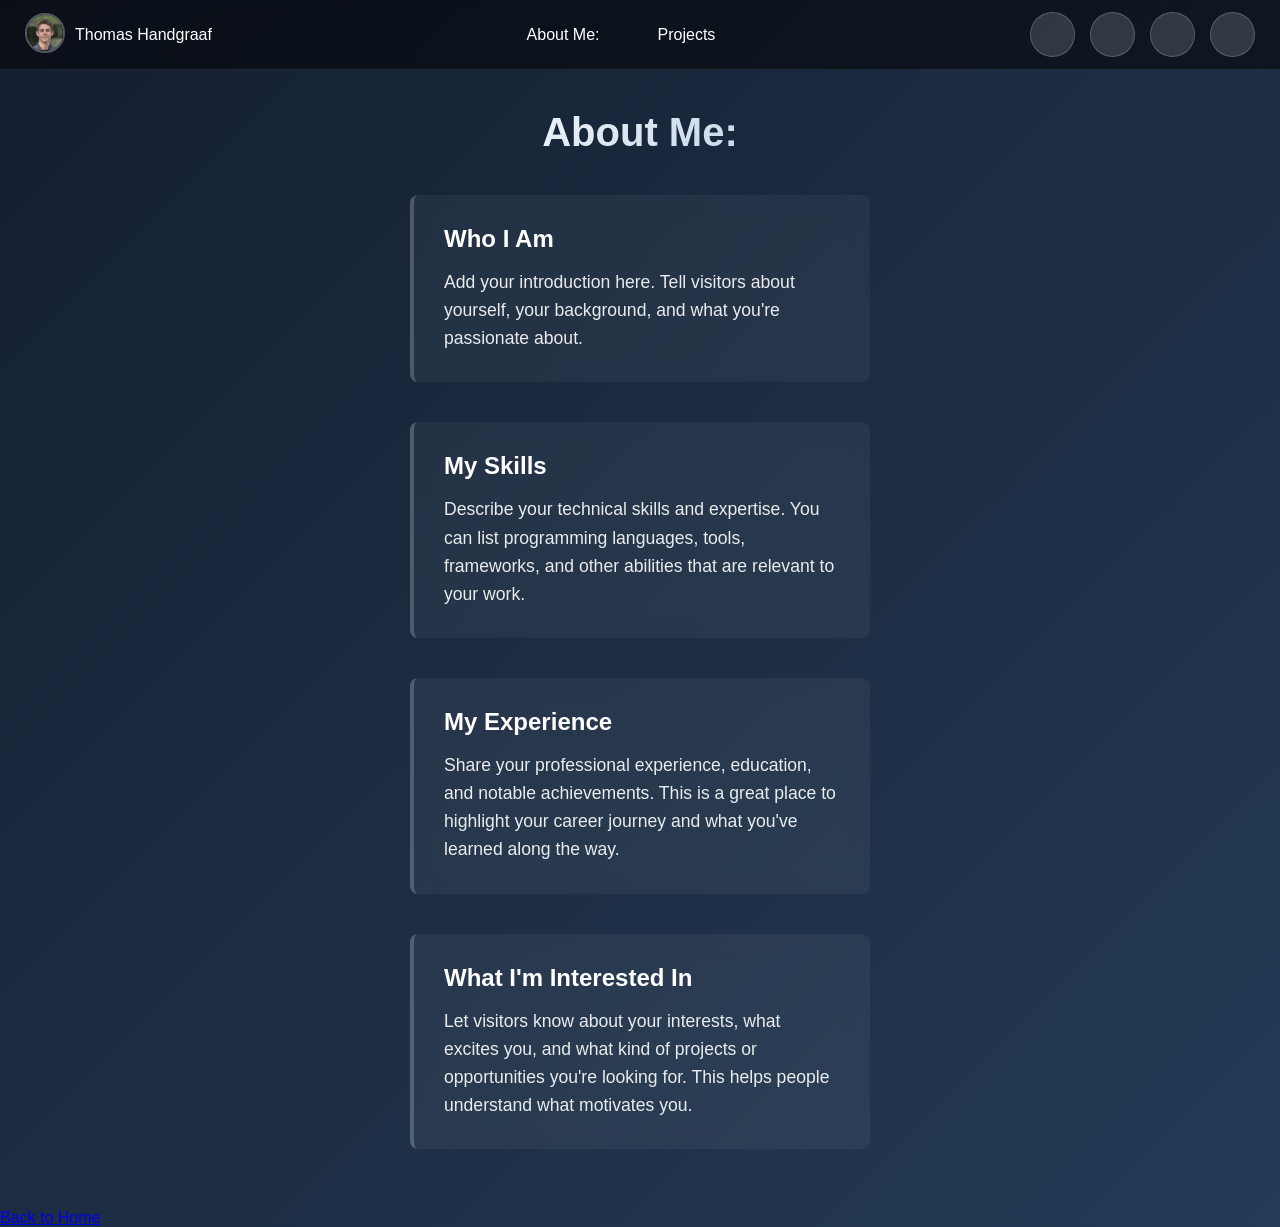
<file: about-me.html>
<!DOCTYPE html>
<html>
    <head>
        <meta charset="utf-8">
        <meta http-equiv="X-UA-Compatible" content="IE=edge">
        <title>About Me - Thomas Handgraaf Portfolio</title>
        <meta name="description" content>
        <meta name="viewport" content="width=device-width, initial-scale=1">
        <link rel="stylesheet" href="main-style.css">
        <link rel="stylesheet" href="about-style.css">
    </head>
    <body>
        <!-- SOCIAL BANNER -->
        <div class="social-banner">
            <!-- Left -->
            <div class="profile-section">
                <a href="index.html" class="profile-link">
                    <img src="profile.jpg" alt="Profile Picture"
                        class="profile-pic">
                </a>
                <a href="index.html" class="profile-name">Thomas Handgraaf</a>
            </div>

            <!-- Middle -->
            <div class="nav-links">
                <a href="about-me.html" class="nav-btn">About Me:</a>
                <a href="index.html#projects" class="nav-btn">Projects</a>
            </div>

            <!-- Right -->
            <div class="social-links">
                <a href="https://discord.com/users/fire_pixel" target="_blank"
                    rel="noopener noreferrer" title="Discord"
                    class="social-btn discord-btn">
                    <i class="fab fa-discord"></i>
                </a>
                <a href="https://linkedin.com/in/thomas-handgraaf-578aa4364/"
                    target="_blank" rel="noopener noreferrer" title="LinkedIn"
                    class="social-btn linkedin-btn">
                    <i class="fab fa-linkedin"></i>
                </a>
                <a href="https://github.com/FirePixel8422" target="_blank"
                    rel="noopener noreferrer" title="GitHub"
                    class="social-btn github-btn">
                    <i class="fab fa-github"></i>
                </a>
                <a href="mailto:bmthandgraaf@hotmail.com" title="Email"
                    class="social-btn email-btn">
                    <i class="fas fa-envelope"></i>
                </a>
            </div>
        </div>

        <div class="about-container">
            <h1>About Me:</h1>

            <section class="about-section">
                <h2>Who I Am</h2>
                <p>
                    Add your introduction here. Tell visitors about yourself,
                    your background, and what you're passionate about.
                </p>
            </section>

            <section class="about-section">
                <h2>My Skills</h2>
                <p>
                    Describe your technical skills and expertise. You can list
                    programming languages, tools, frameworks, and other abilities
                    that are relevant to your work.
                </p>
            </section>

            <section class="about-section">
                <h2>My Experience</h2>
                <p>
                    Share your professional experience, education, and notable
                    achievements. This is a great place to highlight your career
                    journey and what you've learned along the way.
                </p>
            </section>

            <section class="about-section">
                <h2>What I'm Interested In</h2>
                <p>
                    Let visitors know about your interests, what excites you, and
                    what kind of projects or opportunities you're looking for. This
                    helps people understand what motivates you.
                </p>
            </section>
        </div>

        <div class="page-footer">
            <a href="index.html#about" class="home-btn">Back to Home</a>
        </div>
        <script src="smooth-scroll.js"></script>
    </body>
</html>
</file>
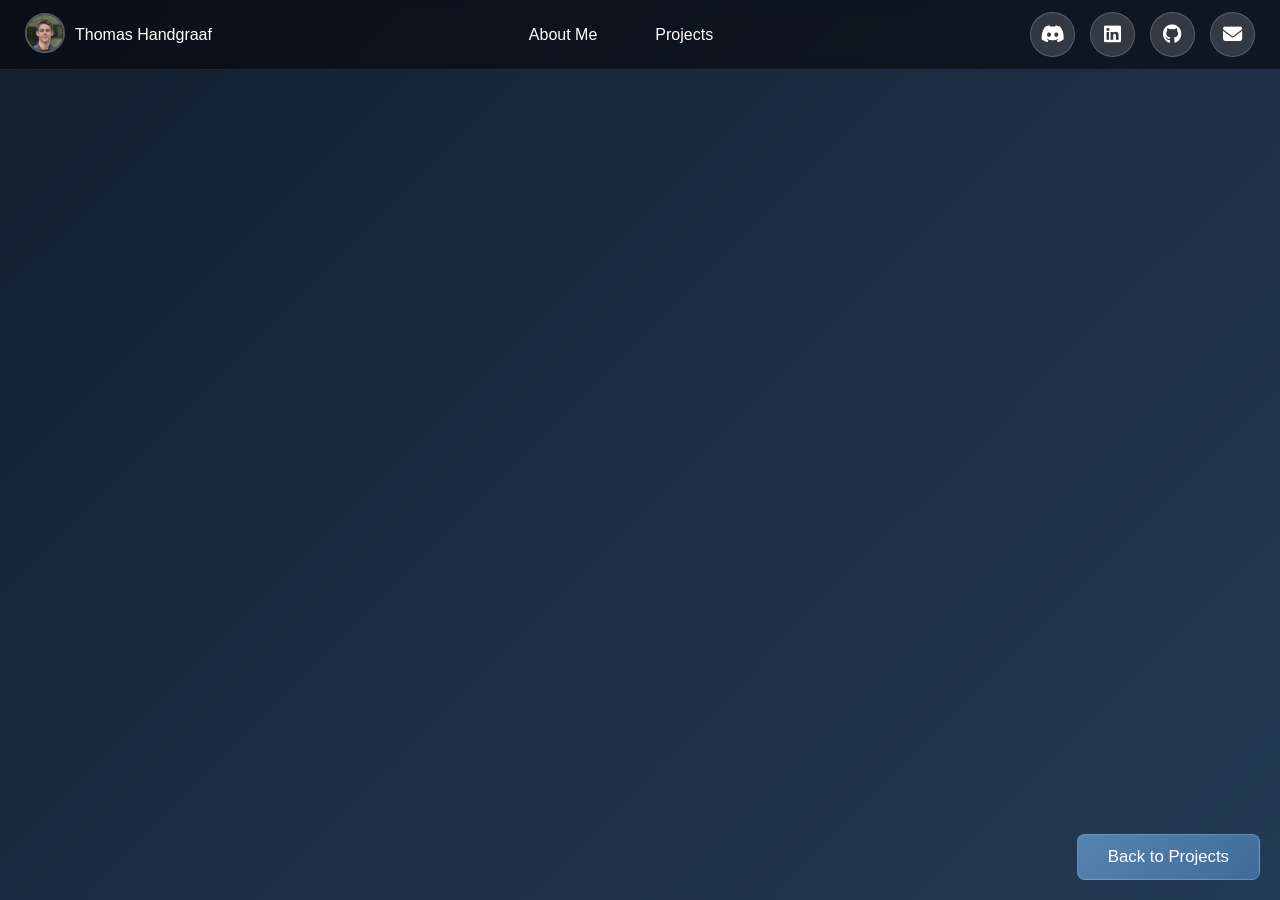
<file: project-template.html>
<!DOCTYPE html>
<html>
    <head>
        <meta charset="utf-8">
        <meta http-equiv="X-UA-Compatible" content="IE=edge">
        <title>Loading Project...</title>
        <meta name="description" content>
        <meta name="viewport" content="width=device-width, initial-scale=1">
        <link rel="stylesheet" href="main-style.css">
        <link rel="stylesheet" href="project-style.css">
        <link rel="stylesheet"
            href="https://cdnjs.cloudflare.com/ajax/libs/font-awesome/6.4.0/css/all.min.css">
    </head>
    <body>
        <!-- SOCIAL BANNER -->
        <div class="social-banner">
            <!-- Left -->
            <div class="profile-section">
                <a href="index.html" class="profile-link">
                    <img src="profile.jpg" alt="Profile Picture"
                        class="profile-pic">
                </a>
                <a href="index.html" class="profile-name">Thomas Handgraaf</a>
            </div>

            <!-- Middle -->
            <div class="nav-links">
                <a href="index.html#about" class="nav-btn">About Me</a>
                <a href="index.html#projects" class="nav-btn">Projects</a>
            </div>

            <!-- Right -->
            <div class="social-links">
                <a href="https://discord.com/users/fire_pixel" target="_blank"
                    rel="noopener noreferrer" title="Discord"
                    class="social-btn discord-btn">
                    <i class="fab fa-discord"></i>
                </a>
                <a href="https://linkedin.com/in/thomas-handgraaf-578aa4364/"
                    target="_blank" rel="noopener noreferrer" title="LinkedIn"
                    class="social-btn linkedin-btn">
                    <i class="fab fa-linkedin"></i>
                </a>
                <a href="https://github.com/FirePixel8422" target="_blank"
                    rel="noopener noreferrer" title="GitHub"
                    class="social-btn github-btn">
                    <i class="fab fa-github"></i>
                </a>
                <a href="mailto:bmthandgraaf@hotmail.com" title="Email"
                    class="social-btn email-btn">
                    <i class="fas fa-envelope"></i>
                </a>
            </div>
        </div>

        <div class="title-section">
            <h1 id="project-title"></h1>
            <a id="github-link" href="" target="_blank" rel="noopener noreferrer" class="github-button" style="display: none;">
                See on GitHub
            </a>
        </div>
        
        <p id="project-description"></p>

        <div class="carousel-layout">

            <!-- LEFT SIDE: carousel + indicators -->
            <div>
                <div id="carousel-container">
                    <button id="carousel-prev" class="carousel-button prev">❮</button>
                    <div id="carousel-content"></div>
                    <button id="carousel-next" class="carousel-button next">❯</button>
                </div>

                <div id="carousel-indicators-container">
                    <div id="carousel-indicators"></div>
                    <a href="index.html#projects" class="home-btn">Back to Projects</a>
                </div>
            </div>

            <!-- RIGHT SIDE: description -->
            <div id="asset-description">
                <p id="asset-description-text"></p>
            </div>

        </div>

        <script src="project-detail.js"></script>
        <script src="smooth-scroll.js"></script>
    </body>
</html>
</file>
<file: main-style.css>
* 
{
    box-sizing: border-box;
}


/* #region Social Banner (Discord/LinkedIn/GitHub/Email) */
.social-banner {
    position: fixed;
    top: 0;
    left: 0;
    width: 100%;
    z-index: 1000;

    background: rgba(0, 0, 0, 0.5);
    backdrop-filter: blur(5px);
    padding: 12px 25px;
    border-bottom: 1px solid rgba(255, 255, 255, 0.1);

    display: flex;
    justify-content: space-between;
    align-items: center;
}
/* Add this so content doesn’t hide behind it */
body {
    background: linear-gradient(135deg, #141e30, #243b55);
    min-height: 100vh;
    margin: 0;
    padding-top: 70px;
    font-family: 'Inter', sans-serif;
    color: #333;
}

.social-links {
    display: flex;
    gap: 15px;
    align-items: center;
}

.social-btn {
    display: inline-flex;
    align-items: center;
    justify-content: center;
    width: 45px;
    height: 45px;
    border-radius: 50%;
    background: rgba(255, 255, 255, 0.15);
    color: white;
    text-decoration: none;
    transition: all 0.3s ease;
    border: 1px solid rgba(255, 255, 255, 0.2);
    font-size: 1.2em;
}

.social-btn:hover {
    transform: translateY(-3px);
    background: rgba(255, 255, 255, 0.302);
    border-color: rgba(255, 255, 255, 0.4);
    box-shadow: 0 8px 20px rgba(0, 0, 0, 0.3);
}

.discord-btn:hover {
    background: rgba(88, 101, 242, 0.8);
    border-color: #5865F2;
}

.linkedin-btn:hover {
    background: rgba(0, 119, 181, 0.8);
    border-color: #0077B5;
}

.github-btn:hover {
    background: #75156d;
    border-color: #9a1c90;
}

.email-btn:hover {
    background: #ea4335cc;
    border-color: #EA4335;
}
/* #endregion */

/* #region Profile Section */

.profile-section {
    display: flex;
    align-items: center;
    gap: 10px;
    color: white;
}

.profile-pic {
    width: 40px;
    height: 40px;
    border-radius: 50%;
    object-fit: cover;
    border: 2px solid rgba(255, 255, 255, 0.3);
}

.profile-name {
    font-size: 1em;
    font-weight: 500;
    color: white;
    text-decoration: none;
    cursor: pointer;
}

.profile-name:hover {
    opacity: 0.8;
}

.profile-link {
    text-decoration: none;
    cursor: pointer;
}

.profile-link:hover .profile-pic {
    opacity: 0.8;
}

/* #endregion */


/* Center navigation */
.nav-links {
    display: flex;
    gap: 30px;
    align-items: center;
}

.nav-btn {
    color: white;
    text-decoration: none;
    font-size: 1em;
    font-weight: 500;
    padding: 8px 14px;
    border-radius: 8px;
    transition: all 0.3s ease;
    position: relative;
}

.nav-btn:hover {
    background: rgba(255, 255, 255, 0.12);
    color: #d7e9ff;
}

.nav-btn::after {
    content: "";
    position: absolute;
    left: 0;
    bottom: -3px;
    width: 0%;
    height: 2px;
    background: white;
    transition: width 0.3s ease;
}

.nav-btn:hover::after {
    width: 100%;
}

/* #region Hero Section */
.hero-section {
    padding: 20px 0px 20px 25px;
    text-align: left;
}

h1 {
    color: white;
    font-size: 2.5em;
    margin: 0 0 10px 0;
    font-weight: 700;
    background: linear-gradient(135deg, #ffffff, #b6cbe2);
    -webkit-background-clip: text;
    -webkit-text-fill-color: transparent;
    background-clip: text;
}
h2 {
    color: white;
    font-size: 1.8em;
    margin: 10px 25px;
    padding: 0;
}
h3 {
    color: rgb(0, 0, 0);
    margin: 0;
}

body > .hero-section > p {
    color: rgba(255, 255, 255, 0.9);
    font-size: 1.1em;
    margin: 0;
    line-height: 1.6;
}
/* #endregion */

/* #region About Section */
.about-section-container {
    padding: 10px 25px 10px 25px;
    max-width: 100%;
    margin: 0;
}

.about-section-container h2 {
    color: white;
    font-size: 1.8em;
    margin: 0 0 15px 0;
}

.about-section {
    margin-bottom: 15px;
    padding: 15px;
    background: rgba(255, 255, 255, 0.05);
    border-left: 4px solid rgba(255, 255, 255, 0.2);
    border-radius: 8px;
    backdrop-filter: blur(10px);
}

.about-section h3 {
    color: rgba(255, 255, 255, 1);
    font-size: 1.15em;
    margin: 0 0 8px 0;
}

.about-section p {
    color: rgba(255, 255, 255, 0.9);
    font-size: 1em;
    line-height: 1.5;
    margin: 0;
}
/* #endregion */


/* #region Projects Tabs */
.projects-container {
    display: grid;
    grid-template-columns: repeat(3, minmax(250px, 1fr));
    gap: 20px;
    margin: 10px 25px;
    padding: 0;
}
/* Drop to 2 columns */
@media (max-width: 1000px) {
    .projects-container {
        grid-template-columns: repeat(2, minmax(250px, 1fr));
    }
}
/* Drop to 1 column */
@media (max-width: 600px) {
    .projects-container {
        grid-template-columns: 1fr;
    }
}

.project-card {
    background: linear-gradient(135deg, #afe0e5, #b6cbe2);
    border: none;
    border-radius: 12px;
    overflow: hidden;
    box-shadow: 0 8px 16px rgba(0,0,0,0.3);
    transition: transform 0.3s, box-shadow 0.3s;
    display: flex;
    flex-direction: column;
    min-width: 0.5em;
}

.project-card:hover {
    transform: translateY(-10px);
    box-shadow: 0 12px 24px rgba(0,0,0,0.4);
}

.project-card img {
    width: 100%;
    height: 200px;
    object-fit: cover;
}

.project-card h3 {
    padding: 15px 15px 5px;
    font-size: 1.1em;
}
.project-card p{
    margin: 0;
    padding: 10px 15px;
}

.card-link {
    display: block;
    padding: 10px 15px;
    margin: 15px;
    background-color: #007bff;
    color: #ffffff;
    text-decoration: none;
    border-radius: 4px;
    transition: background-color 0.3s;
    text-align: center;
    margin-top: auto;
}

.card-link:hover {
    background-color: #0056b3;
}

/* #region Project Tags */

.project-tags {
    display: flex;
    flex-wrap: wrap;
    gap: 8px;
    padding: 0 15px 10px;
}
.tag {
    display: inline-block;
    padding: 4px 10px;
    border-radius: 6px;
    font-size: 0.8em;
    color: white;
    background: rgba(2, 42, 84, 0.25);
}

.tag.main-tag {
    background: rgba(0, 123, 255, 0.6);
}
/* #endregion */

/* #endregion */
</file>
<file: about-style.css>
/* About Page Styles */
body {
    padding-top: 90px;
}

.about-container {
    max-width: 500px;
    margin: 0 auto;
    padding: 20px;
}

.about-container h1 {
    color: white;
    font-size: 2.5em;
    margin: 0 0 40px 0;
    text-align: center;
}

.about-section {
    margin-bottom: 40px;
    padding: 30px;
    background: rgba(255, 255, 255, 0.05);
    border-left: 4px solid rgba(255, 255, 255, 0.2);
    border-radius: 8px;
    backdrop-filter: blur(10px);
}

.about-section h2 {
    color: rgba(255, 255, 255, 1);
    font-size: 1.5em;
    margin: 0 0 15px 0;
}

.about-section p {
    color: rgba(255, 255, 255, 0.9);
    font-size: 1.1em;
    line-height: 1.6;
    margin: 0;
}

@media (max-width: 768px) {
    .about-container {
        padding: 15px;
    }

    .about-container h1 {
        font-size: 2em;
    }

    .about-section {
        padding: 20px;
    }

    .about-section h2 {
        font-size: 1.3em;
    }

    .about-section p {
        font-size: 1em;
    }
}
</file>
<file: project-style.css>
body {
    background: linear-gradient(135deg, #141e30, #243b55);
    min-height: 100vh;
    padding: 20px;
    padding-top: 90px;
    font-family: 'Inter', sans-serif;
    color: #333;
}

h1 {
    color: white;
    font-size: 2.5em;
    margin: 0 0 20px 0;
}

#project-description {
    color: rgba(255, 255, 255, 1);
    font-size: 1.2em;
    font-weight: 500;
    line-height: 1.6;
}

p {
    color: rgba(255, 255, 255, 0.9);
    font-size: 1.1em;
    margin: 0 0 20px 0;
}


#project-description {
    color: rgba(255, 255, 255, 1);
    font-size: 1.3em;
    font-weight: 500;
    line-height: 1.6;
    margin: 0 0 20px 0;
}

.title-section {
    display: flex;
    align-items: center;
    gap: 20px;
    margin-bottom: 20px;
}

.title-section h1 {
    margin: 0;
}

.github-button {
    display: inline-block;
    background: linear-gradient(135deg, rgba(100, 150, 200, 0.8), rgba(70, 120, 170, 0.8));
    color: white;
    padding: 12px 30px;
    border-radius: 8px;
    text-decoration: none;
    font-size: 1.05em;
    font-weight: 500;
    transition: all 0.3s ease;
    border: 1px solid rgba(255, 255, 255, 0.2);
    white-space: nowrap;
}

.github-button:hover {
    background: linear-gradient(135deg, rgba(130, 180, 230, 1), rgba(100, 150, 200, 1));
    transform: translateY(-2px);
    box-shadow: 0 4px 12px rgba(0, 0, 0, 0.3);
    border-color: rgba(255, 255, 255, 0.4);
}

.github-button:active {
    transform: translateY(0);
}

/* #region Carousel Display*/
#carousel-container {
    display: flex;
    align-items: center;
    justify-content: flex-start;
    gap: 0;
    margin-bottom: 10px;
    position: relative;
    width: 100%;
    max-width: 1200px;

    flex: 0 0 1200px;
}

#carousel-content {
    width: 100%;
    max-width: 1000px;
    height: min(600px, 57.5vw);
    display: flex;
    align-items: center;
    justify-content: center;
    background-color: rgba(0, 0, 0, 0.3);
    border-radius: 12px;
    overflow: visible;
    box-shadow: 0 8px 16px rgba(0,0,0,0.3);
    position: relative;
}

.carousel-asset {
    max-width: 100%;
    max-height: 100%;
    width: auto;
    height: auto;

    object-fit: contain;
    display: block;

    margin: auto;
}
@keyframes subtleFadeIn {
    from {
        opacity: 0.25;
    }
    to {
        opacity: 1;
    }
}

.carousel-button {
    background: linear-gradient(135deg, rgba(100, 110, 120, 0.8), rgba(70, 80, 90, 0.8));
    color: white;
    border: 2px solid rgba(255, 255, 255, 0.2);
    border-radius: 50%;
    width: 50px;
    height: 50px;
    font-size: 24px;
    cursor: pointer;
    display: flex;
    align-items: center;
    justify-content: center;
    transition: all 0.3s ease;
    flex-shrink: 0;
    position: absolute;
    top: 50%;
    transform: translateY(-50%);
    z-index: 10;
    box-shadow: 0 2px 8px rgba(0, 0, 0, 0.3);
    font-weight: bold;
    opacity: 0;
}

@media (hover: none) {
    .carousel-button {
        opacity: 1;
    }
}

.carousel-button.prev {
    left: 10px;
}

.carousel-button.next {
    right: 10px;
}

#carousel-container:hover .carousel-button {
    opacity: 1;
}

.carousel-button:hover {
    background: linear-gradient(135deg, rgba(140, 150, 160, 1), rgba(110, 120, 130, 1));
    transform: translateY(-50%) scale(1.15);
    box-shadow: 0 4px 12px rgba(0, 0, 0, 0.4);
    border-color: rgba(255, 255, 255, 0.4);
}

.carousel-button:active {
    transform: translateY(-50%) scale(0.95);
    box-shadow: 0 2px 8px rgba(0, 123, 255, 0.6);
}

.carousel-layout {
    display: flex;
    gap: 15px;
    align-items: flex-start;
    flex-wrap: nowrap;
}

#asset-description {
    flex: 1;
    min-width: 200px;

    color: rgba(255, 255, 255, 0.9);
    font-size: 1em;
    line-height: 1.5;
}

@media (max-width: 1085px) {
    .carousel-layout {
        flex-direction: column;
    }

    #asset-description {
        max-width: 100%;

        flex: unset;
    }
}
/* #endregion */


/* #region Carousel ScrollBar */
#carousel-indicators-container .home-btn {
    background: linear-gradient(135deg, rgba(100, 150, 200, 0.8), rgba(70, 120, 170, 0.8));
    color: white;
    padding: 12px 30px;
    border-radius: 8px;
    text-decoration: none;
    font-size: 1.05em;
    font-weight: 500;
    transition: all 0.3s ease;
    border: 1px solid rgba(255, 255, 255, 0.2);

    position: fixed;
    bottom: 20px;
    right: 20px;
    z-index: 2000;
}

#carousel-indicators {
    display: flex;
    gap: 12px;
    overflow-x: auto;
    overflow-y: hidden;
    flex: 1;
    height: 120px;
    padding: 8px 0;
    scroll-behavior: smooth;
    scroll-snap-type: x proximity;
}

#carousel-indicators::-webkit-scrollbar {
    height: 8px;
}

#carousel-indicators::-webkit-scrollbar-track {
    background: rgba(255, 255, 255, 0.1);
    border-radius: 4px;
}

#carousel-indicators::-webkit-scrollbar-thumb {
    background: rgba(0, 123, 255, 0.6);
    border-radius: 4px;
}

#carousel-indicators::-webkit-scrollbar-thumb:hover {
    background: rgba(0, 123, 255, 0.8);
}

.carousel-indicator {
    width: 80px;
    height: 80px;
    border: 2px solid rgba(255, 255, 255, 0.3);
    border-radius: 8px;
    cursor: pointer;
    overflow: hidden;
    transition: all 0.3s ease;
    position: relative;
    background-color: rgba(0, 0, 0, 0.2);
    flex-shrink: 0;
    scroll-snap-align: start;
}

.carousel-indicator img,
.carousel-indicator video {
    width: 100%;
    height: 100%;
    object-fit: cover;
}

.carousel-indicator:hover {
    border-color: rgba(255, 255, 255, 0.6);
    transform: scale(1.05);
}

.carousel-indicator.active {
    border-color: rgba(0, 123, 255, 1);
    box-shadow: 0 0 8px rgba(4, 85, 172, 0.7);
}

.video-badge {
    position: absolute;
    top: 50%;
    left: 50%;
    transform: translate(-50%, -50%);
    background-color: rgba(0, 0, 0, 0.7);
    color: white;
    border-radius: 50%;
    width: 30px;
    height: 30px;
    display: flex;
    align-items: center;
    justify-content: center;
    font-size: 14px;
}
/* #endregion */


#project-images {
    display: none;
}

#project-videos {
    display: none;
}

/* #region Home Button */
.page-footer {
    display: none;
}

#carousel-indicators-container .home-btn {
    background: linear-gradient(135deg, rgba(100, 150, 200, 0.8), rgba(70, 120, 170, 0.8));
    color: white;
    padding: 12px 30px;
    border-radius: 8px;
    text-decoration: none;
    font-size: 1.05em;
    font-weight: 500;
    transition: all 0.3s ease;
    border: 1px solid rgba(255, 255, 255, 0.2);
    display: inline-block;
    white-space: nowrap;
    margin-left: auto;
}

.home-btn {
    background: linear-gradient(135deg, rgba(100, 150, 200, 0.8), rgba(70, 120, 170, 0.8));
    color: white;
    padding: 12px 30px;
    border-radius: 8px;
    text-decoration: none;
    font-size: 1.05em;
    font-weight: 500;
    transition: all 0.3s ease;
    border: 1px solid rgba(255, 255, 255, 0.2);
    display: inline-block;
}

.home-btn:hover {
    background: linear-gradient(135deg, rgba(130, 180, 230, 1), rgba(100, 150, 200, 1));
    transform: translateY(-2px);
    box-shadow: 0 4px 12px rgba(0, 0, 0, 0.3);
    border-color: rgba(255, 255, 255, 0.4);
}

.home-btn:active {
    transform: translateY(0);
}
</file>
